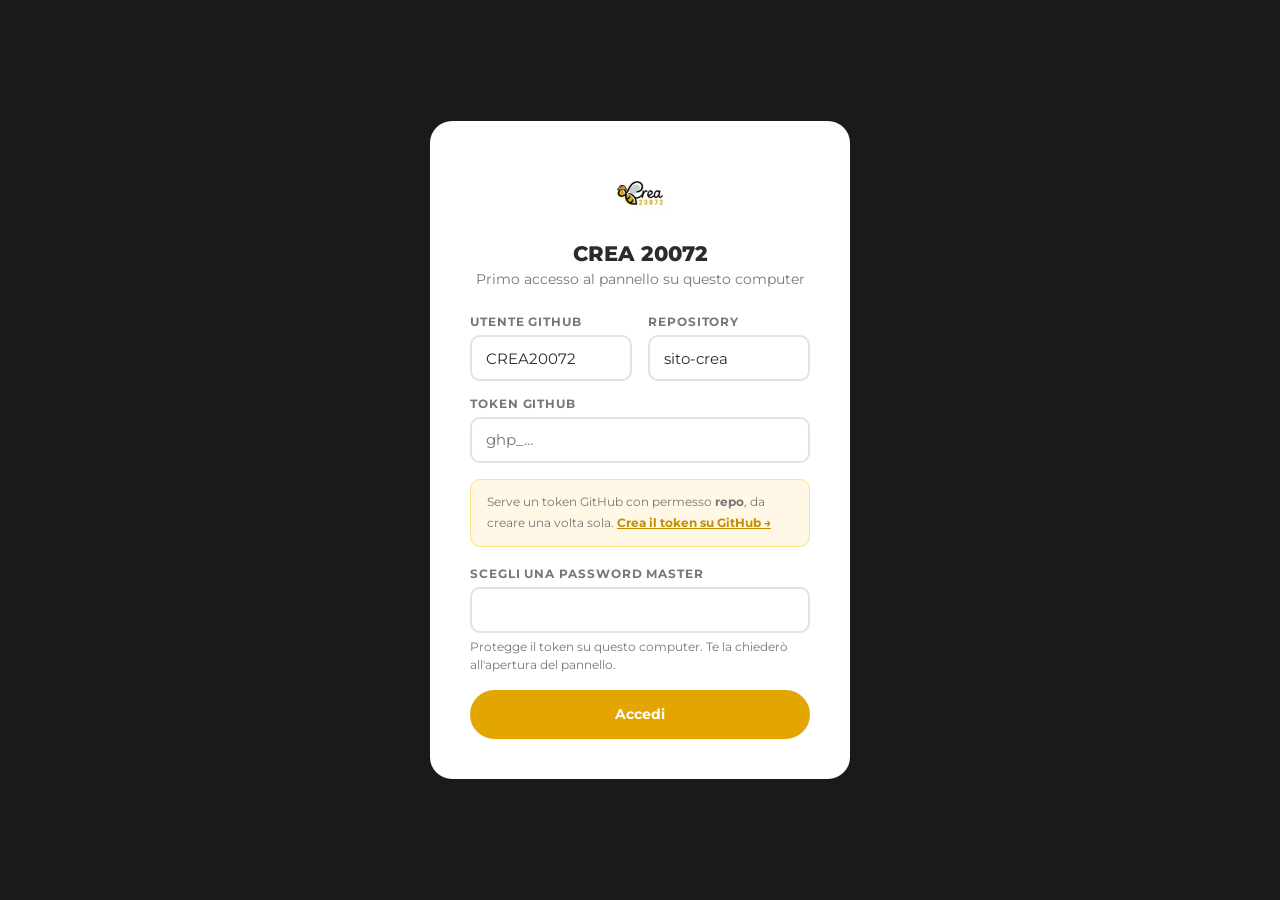
<file: admin-crea.html>
<!DOCTYPE html>
<html lang="it">
<head>
<meta charset="UTF-8">
<meta name="viewport" content="width=device-width, initial-scale=1.0">
<meta name="robots" content="noindex, nofollow">
<title>Admin — CREA 20072</title>
<link rel="icon" type="image/webp" href="logo-96.webp">
<link href="https://fonts.googleapis.com/css2?family=Montserrat:wght@400;600;700;800&display=swap" rel="stylesheet">
<style>
  :root {
    --honey:#E3A500; --honey-dark:#C28D00; --honey-soft:#FFF8E6; --honey-line:#FFE082;
    --black:#1a1a1a; --gray:#f4f4f4; --gray-mid:#e2e2e2; --text:#2b2b2b; --muted:#777;
    --danger:#d64545; --danger-soft:#fdecec; --ok:#1f8a4c; --ok-soft:#eaf7ef; --radius:12px;
  }
  * { box-sizing:border-box; margin:0; padding:0; }
  body { font-family:'Montserrat',sans-serif; background:#f2f2f0; color:var(--text); font-size:15px; }
  button, input, select, textarea { font-family:inherit; font-size:inherit; color:inherit; }
  [hidden] { display:none !important; }

  /* ── ACCESSO ── */
  .gate { min-height:100vh; display:flex; align-items:center; justify-content:center; background:var(--black); padding:1rem; }
  .gate-box { background:white; border-radius:22px; padding:2.5rem; width:100%; max-width:420px; }
  .gate-box img { width:64px; height:64px; display:block; margin:0 auto 1rem; }
  .gate-box h1 { font-size:1.3rem; font-weight:800; text-align:center; text-transform:uppercase; }
  .gate-box > p { color:var(--muted); font-size:.85rem; text-align:center; margin:.3rem 0 1.75rem; }
  .gate-box .hint { font-size:.75rem; color:var(--muted); background:var(--honey-soft); border:1px solid var(--honey-line); border-radius:10px; padding:.8rem 1rem; margin:.25rem 0 1.25rem; line-height:1.7; }
  .gate-box .hint a { color:var(--honey-dark); font-weight:700; }
  .linkbtn { background:none; border:none; color:var(--muted); font-size:.8rem; cursor:pointer; text-decoration:underline; display:block; margin:1rem auto 0; }

  /* ── CAMPI ── */
  .field { margin-bottom:1rem; }
  .field > label, .lbl { display:block; font-size:.72rem; font-weight:700; text-transform:uppercase; letter-spacing:.08em; color:var(--muted); margin-bottom:.4rem; }
  .field input, .field textarea, .field select { width:100%; padding:.7rem .9rem; border:2px solid var(--gray-mid); border-radius:10px; background:white; transition:border-color .15s; }
  .field input:focus, .field textarea:focus, .field select:focus { outline:none; border-color:var(--honey); }
  .field.invalid input { border-color:var(--danger); background:var(--danger-soft); }
  .field .help { font-size:.75rem; color:var(--muted); margin-top:.3rem; line-height:1.5; }
  .row { display:grid; gap:1rem; grid-template-columns:repeat(var(--cols,2), minmax(0,1fr)); }

  /* ── BOTTONI ── */
  .btn { display:inline-flex; align-items:center; gap:.45rem; padding:.6rem 1.1rem; border-radius:999px; border:2px solid var(--gray-mid); background:white; font-weight:700; font-size:.82rem; cursor:pointer; transition:all .15s; white-space:nowrap; text-decoration:none; color:var(--text); }
  .btn:hover { border-color:var(--honey); color:var(--honey-dark); }
  .btn-primary { background:var(--honey); border-color:var(--honey); color:white; }
  .btn-primary:hover { background:var(--honey-dark); border-color:var(--honey-dark); color:white; }
  .btn-primary[disabled] { background:#d9d9d9; border-color:#d9d9d9; cursor:default; }
  .btn-danger { color:var(--danger); }
  .btn-danger:hover { border-color:var(--danger); background:var(--danger-soft); color:var(--danger); }
  .btn-block { width:100%; justify-content:center; padding:.85rem; font-size:.9rem; }
  .btn-sm { padding:.35rem .75rem; font-size:.75rem; }

  /* ── LAYOUT APP ── */
  .topbar { position:sticky; top:0; z-index:50; background:var(--black); color:white; display:flex; align-items:center; gap:1rem; padding:.75rem 1.5rem; }
  .topbar .brand { display:flex; align-items:center; gap:.6rem; font-weight:800; text-transform:uppercase; letter-spacing:.06em; font-size:.9rem; margin-right:auto; }
  .topbar .brand img { width:30px; height:30px; border-radius:6px; background:white; }
  #save-status { font-size:.8rem; color:rgba(255,255,255,.65); }
  #save-status.dirty { color:var(--honey); font-weight:700; }
  .topbar .btn:not(.btn-primary) { background:transparent; color:rgba(255,255,255,.8); border-color:rgba(255,255,255,.25); }
  .topbar .btn:not(.btn-primary):hover { color:white; border-color:white; }
  .layout { display:grid; grid-template-columns:210px minmax(0,1fr); gap:1.75rem; max-width:1180px; margin:0 auto; padding:1.75rem 1.5rem 4rem; }
  .sidenav { position:sticky; top:84px; align-self:start; display:flex; flex-direction:column; gap:.3rem; }
  .sidenav button { display:flex; align-items:center; gap:.65rem; padding:.75rem 1rem; border:none; background:transparent; border-radius:10px; font-weight:700; font-size:.88rem; color:var(--muted); cursor:pointer; text-align:left; }
  .sidenav button:hover { background:white; color:var(--text); }
  .sidenav button.active { background:white; color:var(--text); box-shadow:inset 3px 0 0 var(--honey); }
  .sidenav .dot { margin-left:auto; width:8px; height:8px; border-radius:50%; background:var(--honey); visibility:hidden; }
  .sidenav button.dirty .dot { visibility:visible; }
  .card { background:white; border-radius:var(--radius); box-shadow:0 1px 3px rgba(0,0,0,.06); padding:1.5rem 1.75rem; margin-bottom:1.25rem; }
  .card > h2 { font-size:1.05rem; font-weight:800; margin-bottom:.25rem; }
  .card > .sub { font-size:.82rem; color:var(--muted); margin-bottom:1.25rem; }
  .card h3 { font-size:.8rem; font-weight:800; text-transform:uppercase; letter-spacing:.08em; color:var(--muted); margin:1.5rem 0 .9rem; padding-top:1.25rem; border-top:1px solid var(--gray); }
  .card h3:first-of-type { border-top:none; padding-top:0; margin-top:.25rem; }
  .page-head { display:flex; align-items:center; justify-content:space-between; gap:1rem; margin-bottom:1rem; }
  .page-head h1 { font-size:1.35rem; font-weight:800; }
  .anchors { display:flex; flex-wrap:wrap; gap:.4rem; margin-bottom:1.25rem; }
  .anchors a { font-size:.78rem; font-weight:700; padding:.35rem .8rem; border-radius:999px; background:white; color:var(--muted); text-decoration:none; }
  .anchors a:hover { color:var(--honey-dark); }

  /* ── LISTA EVENTI ── */
  .ev-group-title { font-size:.75rem; font-weight:800; text-transform:uppercase; letter-spacing:.08em; color:var(--muted); margin:1.5rem 0 .6rem; }
  .ev-list { background:white; border-radius:var(--radius); box-shadow:0 1px 3px rgba(0,0,0,.06); overflow:hidden; }
  .ev-row { display:flex; align-items:center; gap:1rem; padding:.8rem 1.1rem; border-bottom:1px solid var(--gray); cursor:pointer; width:100%; background:white; border-left:none; border-right:none; border-top:none; text-align:left; }
  .ev-row:last-child { border-bottom:none; }
  .ev-row:hover { background:var(--honey-soft); }
  .ev-thumb { width:52px; height:52px; border-radius:8px; object-fit:cover; background:var(--gray); flex-shrink:0; display:flex; align-items:center; justify-content:center; color:#bbb; font-size:1.2rem; }
  .ev-main { flex:1; min-width:0; }
  .ev-title { font-weight:700; white-space:nowrap; overflow:hidden; text-overflow:ellipsis; }
  .ev-meta { font-size:.8rem; color:var(--muted); margin-top:.15rem; }
  .badge { font-size:.7rem; font-weight:700; padding:.25rem .6rem; border-radius:999px; white-space:nowrap; }
  .badge-live { background:var(--ok-soft); color:var(--ok); }
  .badge-queue { background:var(--gray); color:var(--muted); }
  .badge-warn { background:var(--honey-soft); color:#8a6100; }
  .badge-err { background:var(--danger-soft); color:var(--danger); }
  .empty { padding:1.5rem; text-align:center; color:var(--muted); font-size:.88rem; }

  /* ── EDITOR EVENTO ── */
  .preview-line { font-size:.82rem; color:var(--muted); background:var(--gray); border-radius:8px; padding:.6rem .9rem; margin:-.25rem 0 1rem; line-height:1.6; }
  .preview-line strong { color:var(--text); }
  details.more { margin-top:1.25rem; border-top:1px solid var(--gray); padding-top:1rem; }
  details.more summary { cursor:pointer; font-weight:700; font-size:.85rem; color:var(--muted); list-style:none; }
  details.more summary::before { content:'▸ '; }
  details.more[open] summary::before { content:'▾ '; }
  details.more[open] summary { margin-bottom:1rem; }

  /* ── EDITOR TESTO RICCO ── */
  .rich-editor { border:2px solid var(--gray-mid); border-radius:10px; overflow:hidden; background:white; }
  .rich-editor:focus-within { border-color:var(--honey); }
  .rich-toolbar { background:var(--gray); padding:.35rem .6rem; display:flex; gap:.3rem; align-items:center; flex-wrap:wrap; border-bottom:1px solid var(--gray-mid); }
  .tb-btn { background:white; border:1px solid var(--gray-mid); border-radius:6px; padding:.15rem .5rem; cursor:pointer; font-size:.8rem; min-width:28px; }
  .tb-btn:hover { background:var(--honey); color:white; border-color:var(--honey); }
  .tb-sep { width:1px; height:16px; background:var(--gray-mid); margin:0 .15rem; }
  .tb-dot { width:18px; height:18px; border-radius:50%; border:2px solid rgba(0,0,0,.15); cursor:pointer; }
  .tb-dot:hover { transform:scale(1.25); }
  .rich-content { padding:.75rem .9rem; min-height:90px; outline:none; line-height:1.7; }
  .rich-content:empty::before { content:attr(data-placeholder); color:#bbb; }

  /* ── MEDIA ── */
  .media-wrap { display:grid; grid-template-columns:150px minmax(0,1fr); gap:1.25rem; }
  .cover-slot { border:2px solid var(--honey-line); border-radius:10px; background:var(--honey-soft); padding:.6rem; text-align:center; font-size:.75rem; color:#8a6100; }
  .cover-slot img { width:100%; aspect-ratio:3/4; object-fit:cover; border-radius:6px; display:block; margin-bottom:.5rem; background:white; }
  .cover-slot .none { aspect-ratio:3/4; display:flex; align-items:center; justify-content:center; border-radius:6px; background:white; margin-bottom:.5rem; padding:.5rem; }
  .cover-slot select { width:100%; margin-top:.4rem; padding:.3rem; border:1px solid var(--honey-line); border-radius:6px; font-size:.72rem; background:white; }
  .thumbs { display:grid; grid-template-columns:repeat(auto-fill,minmax(96px,1fr)); gap:.5rem; margin-bottom:.75rem; }
  .thumb { position:relative; aspect-ratio:1; border-radius:8px; overflow:hidden; background:var(--gray); }
  .thumb img { width:100%; height:100%; object-fit:cover; display:block; }
  .thumb .vid { position:absolute; top:.3rem; left:.3rem; background:rgba(0,0,0,.65); color:white; font-size:.62rem; font-weight:700; padding:.1rem .35rem; border-radius:4px; }
  .thumb .acts { position:absolute; inset:auto 0 0 0; display:flex; justify-content:center; gap:.2rem; padding:.3rem; background:rgba(0,0,0,.6); opacity:0; transition:opacity .15s; }
  .thumb:hover .acts, .thumb:focus-within .acts { opacity:1; }
  .thumb .acts button { background:rgba(255,255,255,.2); color:white; border:none; border-radius:4px; padding:.15rem .4rem; cursor:pointer; font-size:.72rem; }
  .thumb .acts button:hover { background:rgba(255,255,255,.4); }
  .drop { position:relative; border:2px dashed var(--gray-mid); border-radius:10px; padding:1.1rem; text-align:center; color:var(--muted); font-size:.82rem; cursor:pointer; transition:all .15s; }
  .drop:hover, .drop.over { border-color:var(--honey); background:var(--honey-soft); color:var(--honey-dark); }
  .drop input[type=file] { position:absolute; inset:0; opacity:0; cursor:pointer; }
  .drop strong { display:block; color:var(--text); margin-bottom:.15rem; }

  /* ── TESTI DEL SITO ── */
  .hero-preview { position:relative; border-radius:10px; overflow:hidden; background:#111 center/cover; height:140px; display:flex; align-items:center; justify-content:center; text-align:center; color:white; padding:1rem; }
  .hero-preview .ov { position:absolute; inset:0; background:#000; }
  .hero-preview span { position:relative; font-weight:800; text-transform:uppercase; font-size:.85rem; max-width:300px; }
  .seg { display:flex; gap:.5rem; }
  .seg button { flex:1; padding:.55rem; border:2px solid var(--gray-mid); background:white; border-radius:8px; font-weight:700; font-size:.8rem; cursor:pointer; }
  .seg button.on { border-color:var(--honey); background:var(--honey-soft); }
  .dec-item { border:1px solid var(--gray-mid); border-radius:10px; margin-bottom:.5rem; }
  .dec-item summary { padding:.7rem 1rem; cursor:pointer; font-weight:700; font-size:.88rem; display:flex; gap:.6rem; align-items:center; }
  .dec-item summary .n { font-size:.7rem; color:var(--honey-dark); background:var(--honey-soft); border-radius:5px; padding:.1rem .45rem; }
  .dec-item[open] summary { border-bottom:1px solid var(--gray); }
  .dec-item .body { padding:1rem; }

  /* ── IMPOSTAZIONI ── */
  .status-pill { display:inline-block; font-size:.78rem; font-weight:700; padding:.45rem .8rem; border-radius:8px; margin-bottom:1rem; }
  .danger-zone { border:2px solid var(--danger-soft); }

  /* ── TOAST ── */
  #toast { cursor:pointer; position:fixed; bottom:1.5rem; right:1.5rem; max-width:380px; background:var(--black); color:white; padding:.9rem 1.2rem; border-radius:12px; font-size:.85rem; font-weight:600; box-shadow:0 8px 30px rgba(0,0,0,.3); z-index:999; transform:translateY(120px); opacity:0; transition:all .3s; border-left:4px solid var(--honey); line-height:1.5; }
  #toast.show { transform:none; opacity:1; }
  #toast.success { border-left-color:var(--ok); }
  #toast.error { border-left-color:var(--danger); }
  #toast a { color:var(--honey); }

  @media (max-width:820px) {
    .layout { grid-template-columns:1fr; padding:1rem; }
    .sidenav { position:static; flex-direction:row; overflow-x:auto; }
    .row { grid-template-columns:1fr; }
    .media-wrap { grid-template-columns:1fr; }
    #save-status, .topbar .brand span { display:none; }
  }
</style>
</head>
<body>

<!-- ═══ PRIMO ACCESSO ═══ -->
<div id="login-screen" class="gate" hidden>
  <form class="gate-box" onsubmit="event.preventDefault();doLogin()">
    <img src="logo-96.webp" alt="">
    <h1>CREA 20072</h1>
    <p>Primo accesso al pannello su questo computer</p>
    <div class="row">
      <div class="field"><label for="inp-owner">Utente GitHub</label><input id="inp-owner" value="CREA20072" autocomplete="off"></div>
      <div class="field"><label for="inp-repo">Repository</label><input id="inp-repo" value="sito-crea" autocomplete="off"></div>
    </div>
    <div class="field"><label for="inp-token">Token GitHub</label><input id="inp-token" type="password" placeholder="ghp_…" autocomplete="off"></div>
    <div class="hint">
      Serve un token GitHub con permesso <strong>repo</strong>, da creare una volta sola.
      <a href="https://github.com/settings/tokens/new?scopes=repo&description=CREA20072+Admin" target="_blank" rel="noopener">Crea il token su GitHub →</a>
    </div>
    <div class="field"><label for="inp-master">Scegli una password master</label><input id="inp-master" type="password" autocomplete="new-password"><div class="help">Protegge il token su questo computer. Te la chiederò all'apertura del pannello.</div></div>
    <button class="btn btn-primary btn-block">Accedi</button>
  </form>
</div>

<!-- ═══ SBLOCCO ═══ -->
<div id="unlock-screen" class="gate" hidden>
  <form class="gate-box" onsubmit="event.preventDefault();doUnlock()">
    <img src="logo-96.webp" alt="">
    <h1>CREA 20072</h1>
    <p>Inserisci la password master per sbloccare il pannello</p>
    <div class="field"><label for="inp-unlock">Password master</label><input id="inp-unlock" type="password" autocomplete="current-password"></div>
    <button class="btn btn-primary btn-block">Sblocca</button>
    <button type="button" class="linkbtn" onclick="doDisconnect()">Non ricordo la password: disconnetti questo computer</button>
  </form>
</div>

<!-- ═══ APP ═══ -->
<div id="app" hidden>
  <header class="topbar">
    <div class="brand"><img src="logo-96.webp" alt=""><span>CREA 20072 · Admin</span></div>
    <span id="save-status">Tutto salvato</span>
    <button id="save-btn" class="btn btn-primary" onclick="saveAll()" disabled>Salva e pubblica</button>
    <a class="btn" id="site-link" href="https://crea20072.it/" target="_blank" rel="noopener">Apri il sito ↗</a>
    <button class="btn" onclick="doLock()" title="Blocca il pannello (resti connesso)">🔒 Blocca</button>
  </header>

  <div class="layout">
    <nav class="sidenav" aria-label="Sezioni">
      <button id="nav-eventi" class="active" onclick="showArea('eventi')">📅 Eventi<span class="dot"></span></button>
      <button id="nav-testi" onclick="showArea('testi')">📝 Testi del sito<span class="dot"></span></button>
      <button id="nav-impostazioni" onclick="showArea('impostazioni')">⚙️ Impostazioni<span class="dot"></span></button>
    </nav>

    <main>
      <!-- ═══ EVENTI ═══ -->
      <section id="area-eventi" data-area="eventi">
        <div id="ev-list-view">
          <div class="page-head"><h1>Eventi</h1><button class="btn btn-primary" onclick="newEvent()">＋ Nuovo evento</button></div>
          <p style="font-size:.85rem;color:var(--muted)">Il sito mette in evidenza da solo il primo evento in programma e sposta in archivio quelli passati, il giorno dopo la data.</p>
          <div id="ev-groups"></div>
        </div>

        <div id="ev-editor" hidden>
          <div class="page-head">
            <button class="btn" onclick="closeEditor()">← Tutti gli eventi</button>
            <button class="btn btn-danger" onclick="deleteEvent()">🗑 Elimina evento</button>
          </div>
          <div class="card">
            <h3>Informazioni</h3>
            <div class="row" style="--cols:4">
              <div class="field" style="grid-column:span 2"><label for="e-t">Titolo *</label><input id="e-t" data-k="t" placeholder="Halloween Party"></div>
              <div class="field"><label for="e-date">Data *</label><input id="e-date" data-k="date" type="date"></div>
              <div class="field"><label for="e-time">Ora</label><input id="e-time" data-k="time" type="time"></div>
            </div>
            <div class="preview-line" id="e-preview"></div>
            <div class="row" style="--cols:3">
              <div class="field"><label for="e-place">Luogo</label><input id="e-place" data-k="place" placeholder="Piazza della Chiesa"></div>
              <div class="field"><label for="e-prices">Contributo</label><input id="e-prices" data-k="prices" placeholder="10€ – spettacolo + merenda"></div>
              <div class="field"><label for="e-tag">Categoria</label>
                <select id="e-tag" data-k="tag"><option value="famiglie">Famiglie</option><option value="tradizioni">Tradizioni</option><option value="spettacoli">Spettacoli</option></select></div>
            </div>
            <h3>Testi</h3>
            <div class="field"><label for="e-desc">Descrizione breve</label><input id="e-desc" data-k="desc" placeholder="Una frase per la card in archivio"><div class="help">Appare sotto il titolo nella card dell'archivio (max 2 righe).</div></div>
            <div class="field"><span class="lbl">Descrizione completa</span><div id="e-fulldesc-wrap"></div></div>
            <h3>Locandina, foto e video</h3>
            <div id="e-media"></div>
            <details class="more">
              <summary>Altro: sottotitolo, WhatsApp, nota, etichetta</summary>
              <div class="row">
                <div class="field"><label for="e-sub">Sottotitolo / artista</label><input id="e-sub" data-k="sub" placeholder="Mago Daniel"></div>
                <div class="field"><label for="e-wa">Link WhatsApp prenotazioni</label><input id="e-wa" data-k="wa" placeholder="https://wa.me/39…"></div>
              </div>
              <div class="row">
                <div class="field"><label for="e-n">Nota</label><input id="e-n" data-k="n" placeholder="Sold Out! · 150+ partecipanti"><div class="help">Badge nella scheda dell'evento passato.</div></div>
                <div class="field"><label for="e-d">Etichetta mese</label><input id="e-d" data-k="d" placeholder="automatica"><div class="help">Lascia vuoto per usare quella calcolata dalla data.</div></div>
              </div>
            </details>
          </div>
        </div>
      </section>

      <!-- ═══ TESTI DEL SITO ═══ -->
      <section id="area-testi" data-area="testi" hidden>
        <div class="page-head"><h1>Testi del sito</h1></div>
        <nav class="anchors"><a href="#t-home">Copertina</a><a href="#t-community">Community</a><a href="#t-about">Chi siamo</a><a href="#t-decalogo">Decalogo</a><a href="#t-contatti">Contatti</a></nav>

        <div class="card" id="t-home">
          <h2>Copertina</h2><p class="sub">La prima schermata del sito</p>
          <div class="field"><label for="hero-title">Titolo</label><input id="hero-title" oninput="updateHeroPreview()"><div class="help">"Lo organizziamo." viene colorato in giallo automaticamente.</div></div>
          <div class="field"><span class="lbl">Sottotitolo</span><div id="hero-subtitle-wrap"></div></div>
          <div class="field"><label for="hero-cta">Testo del bottone</label><input id="hero-cta"><div class="help">Visibile solo quando c'è un evento in programma.</div></div>
          <h3>Sfondo</h3>
          <div class="row">
            <div>
              <div class="hero-preview" id="hero-preview"><div class="ov" id="hero-preview-ov"></div><span id="hero-preview-t"></span></div>
              <div class="field" style="margin-top:.75rem"><label for="hero-overlay">Scurimento: <span id="hero-overlay-out">65</span>%</label><input type="range" id="hero-overlay" min="0" max="100" step="5" oninput="updateHeroPreview()" style="padding:0;border:none;accent-color:var(--honey)"></div>
            </div>
            <div>
              <div class="drop" style="margin-bottom:1rem"><input type="file" accept="image/*" onchange="uploadHeroBg(this.files);this.value=''"><strong>Cambia immagine di sfondo</strong>Ideale 1920×1080, orizzontale</div>
              <span class="lbl">Altezza</span>
              <div class="seg" id="hero-height"><button type="button" data-v="bassa">Bassa</button><button type="button" data-v="media">Media</button><button type="button" data-v="alta">Alta</button></div>
            </div>
          </div>
          <input id="hero-bg" type="hidden">
        </div>

        <div class="card" id="t-community">
          <h2>Community</h2><p class="sub">Il numero grande nella sezione scura e il banner social (solo su telefono)</p>
          <div class="row">
            <div class="field"><label for="comm-count">Numero</label><input id="comm-count" placeholder="250+"></div>
            <div class="field"><label for="comm-caption">Testo sotto il numero</label><input id="comm-caption"><div class="help">Per andare a capo scrivi &lt;br&gt;</div></div>
          </div>
          <div class="row">
            <div class="field"><label for="comm-btitle">Titolo banner</label><input id="comm-btitle"></div>
            <div class="field"><label for="comm-btext">Testo banner</label><input id="comm-btext"></div>
          </div>
        </div>

        <div class="card" id="t-about">
          <h2>Chi siamo</h2><p class="sub">Presentazione dell'associazione e i tre pilastri</p>
          <div class="field"><label for="about-title">Titolo</label><input id="about-title"></div>
          <div class="field"><span class="lbl">Testo</span><div id="about-text-wrap"></div></div>
          <div class="field"><label for="about-tagline">Frase finale</label><input id="about-tagline"></div>
          <h3>Pilastri</h3>
          <div id="pillars"></div>
          <p class="help" style="font-size:.75rem;color:var(--muted)">Icone: nomi da <a href="https://lucide.dev/icons/" target="_blank" rel="noopener">lucide.dev</a> (es. users, heart, sparkles).</p>
        </div>

        <div class="card" id="t-decalogo">
          <h2>Decalogo</h2><p class="sub">Titolo, sottotitolo e le 10 voci</p>
          <div class="row">
            <div class="field"><label for="dec-title">Titolo</label><input id="dec-title"></div>
            <div class="field"><label for="dec-subtitle">Sottotitolo</label><input id="dec-subtitle"></div>
          </div>
          <div id="decalogo"></div>
        </div>

        <div class="card" id="t-contatti">
          <h2>Contatti</h2><p class="sub">Email, social e frase di fondo pagina</p>
          <div class="field"><label for="footer-email">Email</label><input id="footer-email" type="email"></div>
          <div class="row">
            <div class="field"><label for="social-fb">Facebook</label><input id="social-fb" placeholder="https://www.facebook.com/…"></div>
            <div class="field"><label for="social-ig">Instagram</label><input id="social-ig" placeholder="https://www.instagram.com/…"></div>
          </div>
          <div class="field"><span class="lbl">Frase di fondo pagina</span><div id="footer-quote-wrap"></div></div>
        </div>
      </section>

      <!-- ═══ IMPOSTAZIONI ═══ -->
      <section id="area-impostazioni" data-area="impostazioni" hidden>
        <div class="page-head"><h1>Impostazioni</h1></div>
        <div class="card">
          <h2>Modulo contatti</h2><p class="sub">Dove arrivano i messaggi scritti dal sito</p>
          <div class="field"><label for="formspree">Indirizzo Formspree</label><input id="formspree" placeholder="https://formspree.io/f/…"><div class="help">Se vuoto, il modulo apre il programma di posta del visitatore.</div></div>
        </div>
        <div class="card" data-nodirty>
          <h2>Cloudinary</h2><p class="sub">Dove vengono caricati foto e video. Salvato cifrato su questo computer, non nel sito.</p>
          <div id="cld-status" class="status-pill"></div>
          <div class="row">
            <div class="field"><label for="cld-cloud">Cloud name</label><input id="cld-cloud" autocomplete="off"></div>
            <div class="field"><label for="cld-preset">Upload preset (unsigned)</label><input id="cld-preset" autocomplete="off"></div>
          </div>
          <div class="row">
            <div class="field"><label for="cld-master">Password master (per confermare)</label><input id="cld-master" type="password" autocomplete="current-password"></div>
            <div class="field" style="align-self:end"><button class="btn" onclick="saveCloudinary()">Salva configurazione Cloudinary</button></div>
          </div>
        </div>
        <div class="card" id="token-card" data-nodirty>
          <h2>Token GitHub</h2><p class="sub">Connesso a <strong id="repo-label">—</strong>. Sostituisci il token se è scaduto o se il salvataggio non funziona: bozza e modifiche restano.</p>
          <div class="row">
            <div class="field"><label for="new-token">Nuovo token</label><input id="new-token" type="password" placeholder="ghp_…" autocomplete="off">
              <div class="help"><a href="https://github.com/settings/tokens/new?scopes=repo&description=CREA20072+Admin" target="_blank" rel="noopener">Crea un token con permesso «repo» →</a></div></div>
            <div class="field"><label for="new-token-master">Password master</label><input id="new-token-master" type="password" autocomplete="current-password"></div>
          </div>
          <button class="btn" onclick="replaceToken()">Verifica e sostituisci token</button>
          <button class="btn" onclick="checkTokenNow()">Controlla il token attuale</button>
        </div>
        <div class="card danger-zone">
          <h2>Account</h2>
          <p style="font-size:.85rem;margin-bottom:1rem;line-height:1.6"><strong>Blocca</strong> chiude il pannello: riapri con la password master.<br><strong>Disconnetti</strong> cancella token e Cloudinary da questo computer: per rientrare servirà di nuovo il token GitHub. Le modifiche non salvate restano come bozza.</p>
          <button class="btn btn-danger" onclick="doDisconnect()">Disconnetti questo computer</button>
        </div>
      </section>
    </main>
  </div>
</div>

<div id="toast" role="status" aria-live="polite"></div>

<script>
'use strict';
/* ═══════════════════════════════════════════════════════════════════════════
   CREA 20072 — pannello admin
   Dati: data/content.json nel repository GitHub (letto/scritto via API).
   Media: Cloudinary (se configurato) altrimenti file nel repository.
   ═══════════════════════════════════════════════════════════════════════════ */

const SITE_URL = location.protocol.startsWith('http') ? location.origin + '/' : 'https://crea20072.it/';
// DEVE coincidere con la trasformazione video usata da cld() in index.html
const VIDEO_T  = 'f_mp4,vc_h264,ac_aac,q_auto,w_1280,h_1280,c_limit';
const AREAS    = ['eventi', 'testi', 'impostazioni'];
const TAGS     = { famiglie: 'Famiglie', tradizioni: 'Tradizioni', spettacoli: 'Spettacoli' };
const EVENT_DEFAULTS = { date:'', time:'', tag:'famiglie', t:'', sub:'', place:'', prices:'', wa:'', n:'', desc:'', fullDesc:'', img:'', gallery:[] };
const EVENT_KEYS = ['id','date','time','tag','t','sub','place','prices','wa','n','desc','fullDesc','img','imgPos','gallery','d'];

let OWNER = '', REPO = '', TOKEN = '', SHA = '', DATA = null;
let CLD = { cloud: '', preset: '' };
const DIRTY = new Set();
let _current = null, _draftTimer = null, _toastTimer = null, _heroH = 'alta';

/* ─── UTILITÀ ──────────────────────────────────────────────────────────────── */
const $ = id => document.getElementById(id);
const val = (id, v) => { const el = $(id); if (el) el.value = v ?? ''; };
const get = id => ($(id)?.value || '').trim();
const esc = s => String(s ?? '').replace(/&/g,'&amp;').replace(/</g,'&lt;').replace(/>/g,'&gt;').replace(/"/g,'&quot;');
const useCloudinary = () => !!(CLD.cloud && CLD.preset);

function toast(html, type = '', ms = 4500) {
  const t = $('toast');
  t.innerHTML = html;               // i testi variabili vanno passati già con esc()
  t.className = 'show ' + type;
  clearTimeout(_toastTimer);
  if (ms) _toastTimer = setTimeout(() => { t.className = ''; }, ms);
}

/* ─── DATE ─────────────────────────────────────────────────────────────────── */
const MESI   = ['gennaio','febbraio','marzo','aprile','maggio','giugno','luglio','agosto','settembre','ottobre','novembre','dicembre'];
const GIORNI = ['domenica','lunedì','martedì','mercoledì','giovedì','venerdì','sabato'];
const cap = s => s.charAt(0).toUpperCase() + s.slice(1);
const todayRome = () => new Intl.DateTimeFormat('en-CA', { timeZone: 'Europe/Rome' }).format(new Date());
function parseISO(iso) { const [y, m, d] = (iso || '').split('-').map(Number); return { y, m, d, wd: new Date(Date.UTC(y, m - 1, d)).getUTCDay() }; }
const autoLabel = e => { const p = parseISO(e.date); return `${cap(MESI[p.m - 1])} ${p.y}`; };
const monthLabel = e => (e.d || '').trim() || (e.date ? autoLabel(e) : '');
const fullDate = e => { const p = parseISO(e.date); return `${cap(GIORNI[p.wd])} ${p.d} ${MESI[p.m - 1]} ${p.y}${e.time ? ' – ore ' + e.time : ''}`; };
const shortDate = iso => { const p = parseISO(iso); return `${GIORNI[p.wd].slice(0, 3)} ${p.d} ${MESI[p.m - 1].slice(0, 3)} ${p.y}`; };
const sortKey = e => e.date + (e.time || '');

/* ─── MEDIA: URL ───────────────────────────────────────────────────────────── */
const isVideoUrl = u => typeof u === 'string' && (/\/video\/upload\//.test(u) || /\.(mp4|mov|webm)(\?|#|$)/i.test(u));
function rawUrl(f) {
  if (!f) return '';
  return f.startsWith('http') ? f : `https://raw.githubusercontent.com/${OWNER}/${REPO}/main/${encodeURIComponent(f)}`;
}
/* Miniatura leggera: video → fotogramma jpg; immagini Cloudinary → larghezza w */
function mediaThumb(u, w = 220) {
  if (!u) return '';
  if (u.includes('res.cloudinary.com') && u.includes('/upload/')) {
    if (isVideoUrl(u)) return u.replace('/upload/', `/upload/so_0,f_auto,q_auto,w_${w}/`).replace(/\.(mp4|mov|webm)(\?.*)?$/i, '.jpg');
    return u.replace('/upload/', `/upload/f_auto,q_auto,w_${w}/`);
  }
  return rawUrl(u);
}

/* ─── CIFRATURA (AES-GCM + PBKDF2) ─────────────────────────────────────────── */
async function deriveKey(password, salt) {
  const km = await crypto.subtle.importKey('raw', new TextEncoder().encode(password), 'PBKDF2', false, ['deriveKey']);
  return crypto.subtle.deriveKey({ name: 'PBKDF2', salt, iterations: 100000, hash: 'SHA-256' }, km, { name: 'AES-GCM', length: 256 }, false, ['encrypt', 'decrypt']);
}
async function encryptStr(text, password) {
  const salt = crypto.getRandomValues(new Uint8Array(16)), iv = crypto.getRandomValues(new Uint8Array(12));
  const enc = new Uint8Array(await crypto.subtle.encrypt({ name: 'AES-GCM', iv }, await deriveKey(password, salt), new TextEncoder().encode(text)));
  const all = new Uint8Array(28 + enc.length); all.set(salt, 0); all.set(iv, 16); all.set(enc, 28);
  return btoa(String.fromCharCode(...all));
}
async function decryptStr(b64, password) {
  const all = Uint8Array.from(atob(b64), c => c.charCodeAt(0));
  const dec = await crypto.subtle.decrypt({ name: 'AES-GCM', iv: all.slice(16, 28) }, await deriveKey(password, all.slice(0, 16)), all.slice(28));
  return new TextDecoder().decode(dec);
}

/* ─── ACCESSO ──────────────────────────────────────────────────────────────────
   localStorage  crea_owner, crea_repo, crea_vault (token + Cloudinary cifrati con la password master)
   sessionStorage crea_session (token in chiaro, solo per questa scheda: le ricariche non chiedono la password)
   I vecchi crea_token_enc / crea_cloudinary_* vengono migrati nel vault al primo sblocco. */
const LEGACY_KEYS = ['crea_token_enc', 'crea_cloudinary_cloud', 'crea_cloudinary_preset'];

function show(which) {
  $('login-screen').hidden  = which !== 'login';
  $('unlock-screen').hidden = which !== 'unlock';
  $('app').hidden           = which !== 'app';
  if (which === 'unlock') setTimeout(() => $('inp-unlock').focus(), 50);
}
async function saveVault(master) {
  localStorage.setItem('crea_vault', await encryptStr(JSON.stringify({ token: TOKEN, cloud: CLD.cloud, preset: CLD.preset }), master));
}
const startSession = () => sessionStorage.setItem('crea_session', JSON.stringify({ token: TOKEN, ...CLD }));
const legacyCld = () => ({ cloud: localStorage.getItem('crea_cloudinary_cloud') || '', preset: localStorage.getItem('crea_cloudinary_preset') || '' });

async function doLogin() {
  OWNER = get('inp-owner'); REPO = get('inp-repo'); TOKEN = get('inp-token');
  const master = $('inp-master').value;
  if (!OWNER || !REPO || !TOKEN) return toast('Compila utente, repository e token.', 'error');
  if (master.length < 6)         return toast('La password master deve avere almeno 6 caratteri.', 'error');
  toast('Connessione a GitHub…', '', 0);
  if (!(await loadData())) return;
  CLD = legacyCld();
  localStorage.setItem('crea_owner', OWNER);
  localStorage.setItem('crea_repo', REPO);
  await saveVault(master);
  LEGACY_KEYS.forEach(k => localStorage.removeItem(k));
  startSession();
  startApp();
}

async function doUnlock() {
  const master = $('inp-unlock').value;
  if (!master) return toast('Inserisci la password master.', 'error');
  toast('Verifica…', '', 0);
  try {
    const vault = localStorage.getItem('crea_vault');
    if (vault) {
      const v = JSON.parse(await decryptStr(vault, master));
      TOKEN = v.token; CLD = { cloud: v.cloud || '', preset: v.preset || '' };
    } else {                                   // migrazione dal vecchio pannello
      TOKEN = await decryptStr(localStorage.getItem('crea_token_enc'), master);
      CLD = legacyCld();
      await saveVault(master);
      LEGACY_KEYS.forEach(k => localStorage.removeItem(k));
    }
  } catch (e) { TOKEN = ''; return toast('Password master errata.', 'error'); }
  $('inp-unlock').value = '';
  if (!(await loadData())) return;
  startSession();
  startApp();
}

function doLock() {
  if (DIRTY.size) saveDraftNow();             // al prossimo sblocco ti propongo di riprenderle
  DIRTY.clear();
  sessionStorage.removeItem('crea_session');
  location.reload();
}

function doDisconnect() {
  if (!confirm('Disconnettere questo computer?\n\nVengono cancellati token GitHub e configurazione Cloudinary: per rientrare servirà di nuovo il token. Le modifiche non salvate restano come bozza.')) return;
  if (DIRTY.size) saveDraftNow();
  ['crea_vault', 'crea_owner', 'crea_repo', ...LEGACY_KEYS].forEach(k => localStorage.removeItem(k));
  sessionStorage.removeItem('crea_session');
  DIRTY.clear();
  location.reload();
}

/* ─── GITHUB ───────────────────────────────────────────────────────────────── */
function gh(path, opts = {}) {
  const url = `https://api.github.com/repos/${OWNER}/${REPO}/contents/${path.split('/').map(encodeURIComponent).join('/')}`;
  return fetch(url, { ...opts, headers: { Authorization: `token ${TOKEN}`, Accept: 'application/vnd.github.v3+json', ...(opts.body ? { 'Content-Type': 'application/json' } : {}) } });
}
/* Chiede a GitHub chi è il token e cosa può fare. Restituisce { ok, msg }.
   Serve perché con un repository pubblico la LETTURA funziona anche con un token
   senza permessi di scrittura: il problema emerge solo al salvataggio, come "Not Found". */
async function diagnoseToken(token = TOKEN) {
  const headers = { Authorization: `token ${token}`, Accept: 'application/vnd.github.v3+json' };
  try {
    const u = await fetch('https://api.github.com/user', { headers });
    if (u.status === 401) return { ok: false, msg: 'il token non è più valido (scaduto o revocato su GitHub).' };
    if (!u.ok) return { ok: false, msg: `GitHub ha risposto con errore ${u.status} alla verifica del token.` };
    const login  = (await u.json()).login;
    const scopes = u.headers.get('x-oauth-scopes');          // null per i token "fine-grained"
    const r = await fetch(`https://api.github.com/repos/${OWNER}/${REPO}`, { headers });
    const push = r.ok ? (await r.json()).permissions?.push : undefined;
    if (scopes !== null && !/(^|,\s*)(repo|public_repo)(,|$)/.test(scopes))
      return { ok: false, msg: `il token dell'account «${esc(login)}» non ha il permesso di scrittura (permessi attuali: ${esc(scopes) || 'nessuno'}). Serve un token con «repo».` };
    if (push === false)
      return { ok: false, msg: `l'account «${esc(login)}» non ha il permesso di scrivere su ${esc(OWNER)}/${esc(REPO)}.` };
    if (scopes === null && push !== true)
      return { ok: false, msg: `il token (tipo «fine-grained») non sembra avere il permesso «Contents: Read and write» su ${esc(OWNER)}/${esc(REPO)}.` };
    return { ok: true, msg: `token valido: account «${esc(login)}», permessi ${esc(scopes ?? 'fine-grained')}.` };
  } catch (e) { return { ok: false, msg: 'non riesco a contattare GitHub: ' + esc(e.message) }; }
}
async function checkTokenNow() {
  toast('Controllo il token…', '', 0);
  const d = await diagnoseToken();
  toast((d.ok ? 'Tutto a posto: ' : 'Problema: ') + d.msg, d.ok ? 'success' : 'error', 12000);
}
async function replaceToken() {
  const token = get('new-token'), master = $('new-token-master').value;
  if (!token || !master) return toast('Inserisci il nuovo token e la password master.', 'error');
  try { await decryptStr(localStorage.getItem('crea_vault'), master); }
  catch (e) { return toast('Password master errata.', 'error'); }
  toast('Verifico il nuovo token…', '', 0);
  const d = await diagnoseToken(token);
  if (!d.ok) return toast('Token non sostituito: ' + d.msg, 'error', 12000);
  TOKEN = token;
  await saveVault(master);
  startSession();
  val('new-token', ''); val('new-token-master', '');
  toast(`Token sostituito (${d.msg}) ${DIRTY.size ? 'Ora premi «Salva e pubblica».' : ''}`, 'success', 9000);
}

const b64utf8 = str => btoa(Array.from(new TextEncoder().encode(str), b => String.fromCharCode(b)).join(''));
const unb64utf8 = b64 => new TextDecoder().decode(Uint8Array.from(atob(b64.replace(/\n/g, '')), c => c.charCodeAt(0)));

async function loadData() {
  try {
    const res = await gh('data/content.json');
    if (res.status === 401) { toast('Il token GitHub non è valido o è scaduto. Disconnetti questo computer e rientra con un token nuovo.', 'error', 12000); return false; }
    if (!res.ok)            { toast(`Non riesco a leggere i dati (errore ${res.status}). Controlla utente e repository.`, 'error', 8000); return false; }
    const file = await res.json();
    SHA = file.sha;
    DATA = normalizeData(JSON.parse(unb64utf8(file.content)));
    return true;
  } catch (e) { toast('Connessione a GitHub non riuscita: ' + esc(e.message), 'error', 8000); return false; }
}

/* Porta qualunque versione di content.json (anche bozze vecchie) al formato attuale */
function normalizeData(D) {
  if (!Array.isArray(D.events)) {
    D.events = (D.archive || []).map(a => { const e = { ...a }; if (e.d && e.date && e.d === autoLabel(e)) delete e.d; return e; });
    const fe = D.featuredEvent;
    if (fe && fe.title) {
      const id = Math.max(0, ...D.events.map(e => e.id)) + 1;
      D.events.push({ id, t: fe.title, sub: fe.sub, place: fe.place, prices: fe.prices, wa: fe.wa, img: fe.img, fullDesc: fe.desc, date: '' });
    }
    delete D.archive; delete D.featuredEvent;
  }
  D.events.forEach(e => { for (const [k, v] of Object.entries(EVENT_DEFAULTS)) if (e[k] === undefined || e[k] === null) e[k] = Array.isArray(v) ? [] : v; });
  D.settings ||= {}; D.hero ||= {}; D.community ||= {}; D.footer ||= {};
  D.about ||= {}; D.about.pillars ||= [];
  D.decalogo ||= {}; D.decalogo.items ||= [];
  D.footer.socials ||= [];
  return D;
}

/* ─── AVVIO ────────────────────────────────────────────────────────────────── */
window.addEventListener('DOMContentLoaded', async () => {
  initRichEditors();
  bindDirtyTracking();
  bindEditor();
  $('hero-height').addEventListener('click', e => { const v = e.target.closest('button')?.dataset.v; if (v) setHeroHeight(v); });
  $('site-link').href = SITE_URL;
  $('toast').addEventListener('click', e => { if (e.target.tagName !== 'A') $('toast').className = ''; });   // clic = chiudi
  document.addEventListener('keydown', e => {
    if ((e.metaKey || e.ctrlKey) && e.key.toLowerCase() === 's' && !$('app').hidden) { e.preventDefault(); if (DIRTY.size) saveAll(); }
  });

  OWNER = localStorage.getItem('crea_owner') || '';
  REPO  = localStorage.getItem('crea_repo')  || '';
  const hasSecret = localStorage.getItem('crea_vault') || localStorage.getItem('crea_token_enc');
  if (!OWNER || !REPO || !hasSecret) return show('login');

  const sess = sessionStorage.getItem('crea_session');
  if (sess) {
    try {
      const s = JSON.parse(sess);
      TOKEN = s.token; CLD = { cloud: s.cloud || '', preset: s.preset || '' };
      if (await loadData()) return startApp();
    } catch (e) {}
    sessionStorage.removeItem('crea_session');
  }
  show('unlock');
});

function startApp() {
  show('app');
  $('repo-label').textContent = `${OWNER}/${REPO}`;
  try {
    const raw = localStorage.getItem('crea_draft');
    if (raw) {
      const dr = JSON.parse(raw);
      const when = new Date(dr.when).toLocaleString('it-IT');
      if (dr.data && confirm(`Hai modifiche non salvate del ${when}.\n\nOK = riprendile\nAnnulla = scartale e usa la versione pubblicata`)) {
        DATA = normalizeData(dr.data);
        (dr.areas || AREAS).forEach(a => DIRTY.add(a));
      } else clearDraft();
    }
  } catch (e) { clearDraft(); }
  populateAll();
  updateSaveUI();
  toast('Pannello pronto.', 'success', 2000);
}

function populateAll() {
  _current = null;
  $('ev-editor').hidden = true; $('ev-list-view').hidden = false;
  renderEventList();
  populateTexts();
  val('formspree', DATA.settings.formspreeUrl);
  val('cld-cloud', CLD.cloud); val('cld-preset', CLD.preset);
  renderCldStatus();
}

function showArea(area) {
  AREAS.forEach(a => {
    $('area-' + a).hidden = a !== area;
    $('nav-' + a).classList.toggle('active', a === area);
  });
  if (area === 'eventi' && !_current) renderEventList();
  window.scrollTo(0, 0);
}

/* ─── MODIFICHE NON SALVATE + BOZZA ────────────────────────────────────────── */
function bindDirtyTracking() {
  document.querySelectorAll('[data-area]').forEach(sec => {
    const h = ev => { if (!ev.target.closest('[data-nodirty]')) markDirty(sec.dataset.area); };
    sec.addEventListener('input', h);
    sec.addEventListener('change', h);
  });
}
function markDirty(area) { DIRTY.add(area); updateSaveUI(); scheduleDraft(); }
function updateSaveUI() {
  AREAS.forEach(a => $('nav-' + a).classList.toggle('dirty', DIRTY.has(a)));
  const st = $('save-status');
  st.textContent = DIRTY.size ? 'Modifiche non salvate' : 'Tutto salvato';
  st.classList.toggle('dirty', DIRTY.size > 0);
  $('save-btn').disabled = DIRTY.size === 0;
}
function scheduleDraft() { clearTimeout(_draftTimer); _draftTimer = setTimeout(saveDraftNow, 1500); }
function saveDraftNow() {
  try { collectTexts(); localStorage.setItem('crea_draft', JSON.stringify({ when: Date.now(), areas: [...DIRTY], data: DATA })); } catch (e) {}
}
function clearDraft() { clearTimeout(_draftTimer); localStorage.removeItem('crea_draft'); }
window.addEventListener('beforeunload', e => { if (DIRTY.size) { e.preventDefault(); e.returnValue = ''; } });

/* ─── EDITOR DI TESTO RICCO ────────────────────────────────────────────────── */
const RICH_TOOLBAR = `<div class="rich-toolbar">
  <button type="button" class="tb-btn" onmousedown="execFmt(event,'bold')" title="Grassetto"><b>B</b></button>
  <button type="button" class="tb-btn" onmousedown="execFmt(event,'italic')" title="Corsivo"><i>I</i></button>
  <button type="button" class="tb-btn" onmousedown="execFmt(event,'underline')" title="Sottolineato"><u>U</u></button>
  <span class="tb-sep"></span>
  ${[['#E3A500','Giallo miele'],['#e74c3c','Rosso'],['#27ae60','Verde'],['#1F2933','Nero'],['#6B7280','Grigio']]
    .map(([c, n]) => `<span class="tb-dot" style="background:${c}" title="${n}" onmousedown="execColor(event,'${c}')"></span>`).join('')}
  <span class="tb-sep"></span>
  <button type="button" class="tb-btn" onmousedown="execFmt(event,'removeFormat')" title="Rimuovi formattazione">✕ formato</button>
</div>`;
const richEditor = (id, ph = '', html = '') => `<div class="rich-editor">${RICH_TOOLBAR}<div class="rich-content" id="${id}" contenteditable="true" data-placeholder="${esc(ph)}">${html}</div></div>`;
function initRichEditors() {
  [['e-fulldesc-wrap', 'e-fulldesc', 'Racconta l\'evento ai visitatori…'],
   ['hero-subtitle-wrap', 'hero-subtitle', ''],
   ['about-text-wrap', 'about-text', ''],
   ['footer-quote-wrap', 'footer-quote', '']].forEach(([w, id, ph]) => { $(w).innerHTML = richEditor(id, ph); });
}
function execFmt(e, cmd)    { e.preventDefault(); document.execCommand(cmd, false, null); }
function execColor(e, c)    { e.preventDefault(); document.execCommand('foreColor', false, c); }
const getRich = id => sanitizeRich($(id)?.innerHTML || '');
const setRich = (id, html) => { if ($(id)) $(id).innerHTML = html || ''; };

/* Tiene solo b/strong/i/em/u/br/a/span colorati: via stili spuri, script, attributi */
function sanitizeRich(html) {
  if (!html) return '';
  const root = document.createElement('div');
  root.innerHTML = html;
  root.querySelectorAll('script,style').forEach(el => el.remove());
  root.querySelectorAll('font').forEach(f => {
    const span = document.createElement('span');
    const c = f.getAttribute('color'); if (c) span.style.color = c;
    span.innerHTML = f.innerHTML; f.replaceWith(span);
  });
  const allowed = { B:1, STRONG:1, I:1, EM:1, U:1, BR:1, A:1, SPAN:1 };
  [...root.querySelectorAll('*')].reverse().forEach(el => {
    const tag = el.tagName;
    if (tag === 'DIV' || tag === 'P') { el.insertAdjacentHTML('afterend', '<br>'); el.replaceWith(...el.childNodes); }
    else if (!allowed[tag]) el.replaceWith(...el.childNodes);
    else {
      const color = tag === 'SPAN' ? el.style.color : '';
      const href  = tag === 'A' ? el.getAttribute('href') : '';
      [...el.attributes].forEach(a => el.removeAttribute(a.name));
      if (color) el.style.color = color;
      if (href && /^(https?:|mailto:)/i.test(href)) { el.setAttribute('href', href); el.setAttribute('target', '_blank'); el.setAttribute('rel', 'noopener'); }
      if (tag === 'SPAN' && !el.getAttribute('style')) el.replaceWith(...el.childNodes);
    }
  });
  return root.innerHTML.replace(/&nbsp;/g, ' ').replace(/(\s*<br\s*\/?>\s*)+$/i, '').trim();
}

/* ═══ EVENTI ═══════════════════════════════════════════════════════════════════ */
const cur = () => DATA.events.find(e => e.id === _current);
const isBlank = e => !e.t.trim() && !e.date && !e.img && !e.gallery.length && !e.desc.trim() && !e.fullDesc.trim();

function renderEventList() {
  const today = todayRome(), evs = DATA.events;
  const noDate = evs.filter(e => !e.date);
  const up     = evs.filter(e => e.date && e.date >= today).sort((a, b) => sortKey(a).localeCompare(sortKey(b)));
  const past   = evs.filter(e => e.date && e.date < today).sort((a, b) => sortKey(b).localeCompare(sortKey(a)));
  const badge  = (cls, txt) => `<span class="badge badge-${cls}">${txt}</span>`;
  let html = '';
  if (noDate.length) html += group('Da completare', noDate, () => badge('err', 'Manca la data'));
  html += group('In programma', up, (e, i) => (i === 0 ? badge('live', 'In evidenza sul sito') : badge('queue', 'In coda')) + (e.img ? '' : ' ' + badge('warn', 'Senza locandina')),
                'Nessun evento in programma: il sito mostra «Stiamo organizzando qualcosa di speciale per voi».');
  html += group(`Passati · ${past.length}`, past, e => e.img ? `<span class="ev-meta">${e.gallery.length} foto/video</span>` : badge('warn', 'Senza copertina'));
  $('ev-groups').innerHTML = html;
}
function group(title, list, right, emptyMsg) {
  if (!list.length && !emptyMsg) return '';
  const rows = list.length ? list.map((e, i) => evRow(e, right(e, i))).join('') : `<div class="empty">${emptyMsg}</div>`;
  return `<div class="ev-group-title">${title}</div><div class="ev-list">${rows}</div>`;
}
function evRow(e, right) {
  const th = e.img ? `<img class="ev-thumb" src="${esc(mediaThumb(e.img, 120))}" alt="" loading="lazy">` : `<div class="ev-thumb">🖼</div>`;
  const meta = [e.date ? shortDate(e.date) + (e.time ? ' · ' + esc(e.time) : '') : 'senza data', esc(TAGS[e.tag] || e.tag), esc(e.place)].filter(Boolean).join(' · ');
  return `<button type="button" class="ev-row" onclick="openEditor(${e.id})">${th}<div class="ev-main"><div class="ev-title">${esc(e.t || 'Evento senza titolo')}</div><div class="ev-meta">${meta}</div></div>${right}</button>`;
}

function newEvent() {
  const id = Math.max(0, ...DATA.events.map(e => e.id)) + 1;
  DATA.events.push({ id, ...structuredClone(EVENT_DEFAULTS) });
  openEditor(id);
  $('e-t').focus();
}
function openEditor(id) {
  _current = id;
  const e = cur(); if (!e) return;
  document.querySelectorAll('#ev-editor [data-k]').forEach(el => { el.value = e[el.dataset.k] ?? ''; });
  setRich('e-fulldesc', e.fullDesc);
  document.querySelectorAll('#ev-editor .invalid').forEach(f => f.classList.remove('invalid'));
  $('ev-editor').querySelector('details.more').open = !!(e.sub || e.wa || e.n || e.d);
  $('ev-list-view').hidden = true; $('ev-editor').hidden = false;
  updatePreview(); renderMedia();
  window.scrollTo(0, 0);
}
function closeEditor() {
  const e = cur();
  if (e && isBlank(e)) DATA.events = DATA.events.filter(x => x !== e);   // "Nuovo evento" aperto e lasciato vuoto
  _current = null;
  $('ev-editor').hidden = true; $('ev-list-view').hidden = false;
  renderEventList();
}
function deleteEvent() {
  const e = cur(); if (!e) return;
  if (!confirm(`Eliminare «${e.t || 'evento senza titolo'}»?\n\nFoto e video restano su Cloudinary. L'evento sparisce dal sito quando salvi.`)) return;
  DATA.events = DATA.events.filter(x => x !== e);
  _current = null;
  markDirty('eventi');
  closeEditor();
}

/* I campi del modulo scrivono subito nell'evento (niente "raccolta" al salvataggio) */
function bindEditor() {
  $('ev-editor').addEventListener('input', ev => {
    const e = cur(); if (!e) return;
    const k = ev.target.dataset?.k;
    if (k) {
      e[k] = ev.target.value;
      ev.target.closest('.field')?.classList.remove('invalid');
      if (['t', 'date', 'time', 'd'].includes(k)) updatePreview();
    } else if (ev.target.id === 'e-fulldesc') e.fullDesc = ev.target.innerHTML;
  });
}

function updatePreview() {
  const e = cur(), box = $('e-preview');
  if (!e.date) { box.innerHTML = 'Scegli la data: badge, data estesa ed etichetta del mese si calcolano da soli.'; return; }
  const p = parseISO(e.date), today = todayRome();
  const firstUp = DATA.events.filter(x => x.date && x.date >= today).sort((a, b) => sortKey(a).localeCompare(sortKey(b)))[0];
  const where = e.date >= today
    ? (firstUp === e ? 'sarà <strong>in evidenza</strong> sul sito' : 'è in programma, <strong>in coda</strong> dopo un evento più vicino')
    : `è <strong>in archivio</strong> come «${esc(monthLabel(e))}»`;
  box.innerHTML = `Sul sito: <strong>${String(p.d).padStart(2, '0')} ${MESI[p.m - 1].slice(0, 3).toUpperCase()}</strong> · <strong>${esc(fullDate(e))}</strong> — ${where}.`;
}

/* ─── MEDIA DELL'EVENTO ────────────────────────────────────────────────────── */
const POS = [['center center', 'Inquadratura: centro'], ['center top', 'Inquadratura: alto'], ['center bottom', 'Inquadratura: basso'], ['left center', 'Inquadratura: sinistra'], ['right center', 'Inquadratura: destra']];

function renderMedia() {
  const e = cur(), g = e.gallery, vid = useCloudinary();
  const pos = e.imgPos || 'center center';
  const cover = e.img
    ? `<img src="${esc(mediaThumb(e.img, 300))}" alt="Copertina" style="object-position:${esc(pos)}" onerror="this.style.opacity=.2">`
    : `<div class="none">Nessuna copertina</div>`;
  let h = `<div class="media-wrap"><div class="cover-slot">${cover}⭐ Copertina / locandina
      <div class="drop" style="padding:.45rem;margin-top:.45rem;font-size:.72rem"><input type="file" accept="image/*" onchange="uploadMedia(this.files,'cover');this.value=''">${e.img ? 'Cambia' : 'Carica'}</div>
      ${e.img ? `<select onchange="setPos(this.value)">${POS.map(([v, l]) => `<option value="${v}"${v === pos ? ' selected' : ''}>${l}</option>`).join('')}</select>
      <button type="button" class="linkbtn" style="margin-top:.4rem" onclick="removeCover()">Togli copertina</button>` : ''}
    </div><div>`;
  if (g.length) h += `<div class="thumbs">${g.map((f, i) => `
      <div class="thumb"><img src="${esc(mediaThumb(f))}" alt="" loading="lazy" onerror="this.style.opacity=.2">${isVideoUrl(f) ? '<span class="vid">VIDEO</span>' : ''}
        <div class="acts">
          ${i > 0 ? `<button type="button" onclick="movePhoto(${i},-1)" title="Sposta prima">◀</button>` : ''}
          ${i < g.length - 1 ? `<button type="button" onclick="movePhoto(${i},1)" title="Sposta dopo">▶</button>` : ''}
          ${isVideoUrl(f) ? '' : `<button type="button" onclick="setCover(${i})" title="Usa come copertina">⭐</button>`}
          <button type="button" onclick="removePhoto(${i})" title="Togli dall'evento">✕</button>
        </div></div>`).join('')}</div>`;
  h += `<div class="drop"><input type="file" multiple accept="${vid ? 'image/*,video/*' : 'image/*'}" onchange="uploadMedia(this.files);this.value=''">
      <strong>Trascina qui foto${vid ? ' e video' : ''}, o clicca per sceglierli</strong>${g.length ? 'Si aggiungono in fondo alla galleria' : 'Se manca la copertina, la prima immagine diventa la copertina'}</div>`;
  if (!vid) h += `<p class="field help" style="margin-top:.5rem">⚠️ Cloudinary non configurato: le foto vanno su GitHub (max 5MB) e i video non si possono caricare. Configuralo in Impostazioni.</p>`;
  $('e-media').innerHTML = h + '</div></div>';
  $('e-media').querySelectorAll('.drop').forEach(d => {
    d.addEventListener('dragenter', () => d.classList.add('over'));
    ['dragleave', 'drop'].forEach(t => d.addEventListener(t, () => d.classList.remove('over')));
  });
}
function mediaChanged() { markDirty('eventi'); renderMedia(); }
function setPos(v)      { cur().imgPos = v; markDirty('eventi'); renderMedia(); }
function setCover(i)    { cur().img = cur().gallery[i]; mediaChanged(); toast('Copertina aggiornata.', 'success', 2000); }
function removeCover()  { cur().img = ''; mediaChanged(); }
function movePhoto(i, d) { const g = cur().gallery; [g[i], g[i + d]] = [g[i + d], g[i]]; mediaChanged(); }
function removePhoto(i) {
  if (!confirm('Togliere questo file dall\'evento?\n\nIl file non viene cancellato: resta su Cloudinary/GitHub.')) return;
  cur().gallery.splice(i, 1); mediaChanged();
}

async function uploadMedia(fileList, mode) {
  const e = cur(); if (!e) return;
  const id = e.id, vid = useCloudinary();
  let files = [...fileList].filter(f => f.type.startsWith('image/') || (vid && f.type.startsWith('video/')));
  if (mode === 'cover') files = files.filter(f => f.type.startsWith('image/')).slice(0, 1);
  if (!files.length) return toast(vid ? 'Scegli foto o video.' : 'Scegli solo immagini (per i video configura Cloudinary).', 'error');
  const maxMB = vid ? 100 : 5;
  const big = files.filter(f => f.size > maxMB * 1048576);
  if (big.length) return toast(`File troppo grandi (max ${maxMB}MB): ${esc(big.map(f => f.name).join(', '))}`, 'error', 8000);

  let done = 0;
  for (const [i, f] of files.entries()) {
    toast(`Caricamento ${i + 1} di ${files.length}: ${esc(f.name)}…`, '', 0);
    try {
      const ref = await uploadOne(f);
      const ev = DATA.events.find(x => x.id === id); if (!ev) return;
      const isImg = !isVideoUrl(ref);
      if (mode === 'cover' || (isImg && !ev.img)) {
        ev.img = ref;
        // evento già passato: la prima foto è sia copertina sia parte della galleria
        if (mode !== 'cover' && ev.date && ev.date < todayRome()) ev.gallery.push(ref);
      } else if (!ev.gallery.includes(ref)) ev.gallery.push(ref);
      done++;
      markDirty('eventi');
      if (_current === id) renderMedia();
    } catch (err) { return toast(`Errore su ${esc(f.name)}: ${esc(err.message)}`, 'error', 10000); }
  }
  toast(`${done} file caricat${done === 1 ? 'o' : 'i'}. Ricorda «Salva e pubblica».`, 'success');
}

/* Upload: Cloudinary se configurato, altrimenti file nel repository GitHub.
   Restituisce l'URL Cloudinary oppure il nome del file nel repository. */
async function uploadOne(file) {
  if (useCloudinary()) return uploadToCloudinary(file);
  if (file.size > 5 * 1048576) throw new Error('File troppo grande per GitHub (max 5MB)');
  const ext  = (file.name.match(/\.[a-z0-9]+$/i)?.[0] || '').toLowerCase();
  const name = file.name.replace(/\.[^.]+$/, '').normalize('NFD').replace(/[̀-ͯ]/g, '').toLowerCase().replace(/[^a-z0-9]+/g, '-').replace(/^-|-$/g, '').slice(0, 40) || 'immagine';
  const path = `${name}-${Date.now().toString(36)}${ext}`;      // nome unico: niente sovrascritture
  const content = (await fileToBase64(file)).split(',')[1];
  const res = await gh(path, { method: 'PUT', body: JSON.stringify({ message: `🖼️ Upload: ${path}`, content }) });
  if ([401, 403, 404].includes(res.status)) throw new Error('GitHub rifiuta la scrittura: ' + (await diagnoseToken()).msg);
  if (!res.ok) throw new Error((await res.json()).message);
  return path;
}
async function uploadToCloudinary(file) {
  const type = file.type.startsWith('video/') ? 'video' : 'image';
  const fd = new FormData(); fd.append('file', file); fd.append('upload_preset', CLD.preset);
  const res = await fetch(`https://api.cloudinary.com/v1_1/${encodeURIComponent(CLD.cloud)}/${type}/upload`, { method: 'POST', body: fd });
  const data = await res.json();
  if (!res.ok) throw new Error(data.error?.message || 'caricamento su Cloudinary non riuscito');
  if (type === 'video') {
    // fa preparare subito a Cloudinary la versione che il sito userà: il primo visitatore non aspetta
    const warm = data.secure_url.replace('/upload/', `/upload/${VIDEO_T}/`).replace(/\.(mp4|mov|webm)(\?.*)?$/i, '.mp4');
    fetch(warm, { headers: { Range: 'bytes=0-1' } }).catch(() => {});
  }
  return data.secure_url;
}
const fileToBase64 = file => new Promise((ok, ko) => { const r = new FileReader(); r.onload = () => ok(r.result); r.onerror = ko; r.readAsDataURL(file); });

/* ═══ TESTI DEL SITO ═══════════════════════════════════════════════════════════ */
function populateTexts() {
  const { hero, community: c, about, decalogo, footer } = DATA;
  val('hero-title', hero.title); setRich('hero-subtitle', hero.subtitle); val('hero-cta', hero.cta); val('hero-bg', hero.bg);
  $('hero-overlay').value = hero.overlay ?? 65;
  setHeroHeight(hero.height || 'alta', true);
  updateHeroPreview();
  val('comm-count', c.count); val('comm-caption', c.caption); val('comm-btitle', c.bannerTitle); val('comm-btext', c.bannerText);
  val('about-title', about.title); setRich('about-text', about.text); val('about-tagline', about.tagline);
  $('pillars').innerHTML = [0, 1, 2].map(i => { const p = about.pillars[i] || {}; return `
    <div class="row" style="--cols:3">
      <div class="field"><label for="p-t-${i}">Pilastro ${i + 1}: titolo</label><input id="p-t-${i}" value="${esc(p.t)}"></div>
      <div class="field"><label for="p-d-${i}">Descrizione</label><input id="p-d-${i}" value="${esc(p.d)}"></div>
      <div class="field"><label for="p-i-${i}">Icona</label><input id="p-i-${i}" value="${esc(p.icon)}"></div>
    </div>`; }).join('');
  val('dec-title', decalogo.title); val('dec-subtitle', decalogo.subtitle);
  $('decalogo').innerHTML = decalogo.items.map((it, i) => `
    <details class="dec-item"><summary><span class="n">${esc(it.n || String(i + 1).padStart(2, '0'))}</span><span id="dec-l-${i}">${esc(it.t)}</span></summary>
      <div class="body">
        <div class="row"><div class="field"><label for="dec-t-${i}">Titolo</label><input id="dec-t-${i}" value="${esc(it.t)}" oninput="$('dec-l-${i}').textContent=this.value"></div>
        <div class="field"><label for="dec-i-${i}">Icona</label><input id="dec-i-${i}" value="${esc(it.i)}"></div></div>
        <div class="field"><span class="lbl">Testo</span>${richEditor('dec-d-' + i, '', it.d || '')}</div>
      </div></details>`).join('');
  val('footer-email', footer.email); setRich('footer-quote', footer.quote);
  val('social-fb', footer.socials.find(s => s.icon === 'facebook')?.url);
  val('social-ig', footer.socials.find(s => s.icon === 'instagram')?.url);
}

function collectTexts() {
  const D = DATA;
  Object.assign(D.hero, { title: get('hero-title'), subtitle: getRich('hero-subtitle'), cta: get('hero-cta'), bg: get('hero-bg'), overlay: +$('hero-overlay').value, height: _heroH });
  Object.assign(D.community, { count: get('comm-count'), caption: get('comm-caption'), bannerTitle: get('comm-btitle'), bannerText: get('comm-btext') });
  Object.assign(D.about, { title: get('about-title'), text: getRich('about-text'), tagline: get('about-tagline'),
    pillars: [0, 1, 2].map(i => ({ icon: get(`p-i-${i}`), t: get(`p-t-${i}`), d: get(`p-d-${i}`) })).filter(p => p.t || p.icon) });
  Object.assign(D.decalogo, { title: get('dec-title'), subtitle: get('dec-subtitle'),
    items: D.decalogo.items.map((it, i) => ({ n: it.n || String(i + 1).padStart(2, '0'), t: get(`dec-t-${i}`), d: getRich(`dec-d-${i}`), i: get(`dec-i-${i}`) })) });
  const others = D.footer.socials.filter(s => s.icon !== 'facebook' && s.icon !== 'instagram');   // es. whatsapp: non toccati
  Object.assign(D.footer, { email: get('footer-email'), quote: getRich('footer-quote'),
    socials: [{ icon: 'facebook', url: get('social-fb') }, { icon: 'instagram', url: get('social-ig') }].filter(s => s.url).concat(others) });
  D.settings.formspreeUrl = get('formspree');
}

function setHeroHeight(v, silent) {
  _heroH = v;
  document.querySelectorAll('#hero-height button').forEach(b => b.classList.toggle('on', b.dataset.v === v));
  if (!silent) markDirty('testi');
}
function updateHeroPreview() {
  const bg = get('hero-bg');
  $('hero-preview').style.backgroundImage = bg ? `url("${mediaThumb(bg, 800)}")` : 'none';
  $('hero-preview-ov').style.opacity = $('hero-overlay').value / 100;
  $('hero-overlay-out').textContent = $('hero-overlay').value;
  $('hero-preview-t').textContent = get('hero-title');
}
async function uploadHeroBg(files) {
  const f = files[0];
  if (!f || !f.type.startsWith('image/')) return toast('Scegli un file immagine.', 'error');
  toast('Caricamento sfondo…', '', 0);
  try {
    val('hero-bg', await uploadOne(f));
    updateHeroPreview(); markDirty('testi');
    toast('Sfondo caricato. Ricorda «Salva e pubblica».', 'success');
  } catch (e) { toast('Errore: ' + esc(e.message), 'error', 8000); }
}

/* ═══ IMPOSTAZIONI ═════════════════════════════════════════════════════════════ */
function renderCldStatus() {
  const el = $('cld-status'), ok = useCloudinary();
  el.textContent = ok ? `Attivo: ${CLD.cloud} · preset «${CLD.preset}»` : 'Non configurato: foto su GitHub (max 5MB), niente video';
  el.style.background = ok ? 'var(--ok-soft)' : 'var(--honey-soft)';
  el.style.color = ok ? 'var(--ok)' : '#8a6100';
}
async function saveCloudinary() {
  const master = $('cld-master').value;
  if (!master) return toast('Inserisci la password master per confermare.', 'error');
  try { await decryptStr(localStorage.getItem('crea_vault'), master); }
  catch (e) { return toast('Password master errata.', 'error'); }
  CLD = { cloud: get('cld-cloud'), preset: get('cld-preset') };
  await saveVault(master);
  startSession();
  $('cld-master').value = '';
  renderCldStatus();
  if (_current) renderMedia();
  toast('Configurazione Cloudinary salvata su questo computer.', 'success');
}

/* ═══ SALVATAGGIO ══════════════════════════════════════════════════════════════ */
/* Copia pulita per content.json: campi trimmati, HTML sanificato, chiavi vuote opzionali rimosse */
function cleanForSave(D) {
  const out = structuredClone(D);
  out.events = out.events.filter(e => !isBlank(e)).map(e => {
    const o = {};
    EVENT_KEYS.forEach(k => { if (e[k] !== undefined) o[k] = typeof e[k] === 'string' ? e[k].trim() : e[k]; });
    o.fullDesc = sanitizeRich(o.fullDesc);
    if (!o.d) delete o.d;
    if (!o.imgPos || o.imgPos === 'center center') delete o.imgPos;
    return o;
  }).sort((a, b) => sortKey(b).localeCompare(sortKey(a)));
  return out;
}

async function saveAll() {
  collectTexts();
  const bad = DATA.events.filter(e => !isBlank(e) && (!e.t.trim() || !e.date));
  if (bad.length) {
    const e = bad[0];
    showArea('eventi'); openEditor(e.id);
    if (!e.t.trim()) $('e-t').closest('.field').classList.add('invalid');
    if (!e.date)     $('e-date').closest('.field').classList.add('invalid');
    return toast(`Completa titolo e data di «${esc(e.t || 'evento senza titolo')}» prima di salvare.`, 'error', 8000);
  }
  const btn = $('save-btn');
  btn.disabled = true;
  toast('Salvataggio…', '', 0);
  const clean = cleanForSave(DATA);
  try {
    const res = await gh('data/content.json', { method: 'PUT', body: JSON.stringify({ message: '✏️ Admin: aggiornamento contenuti', content: b64utf8(JSON.stringify(clean, null, 2) + '\n'), sha: SHA }) });
    if (res.status === 409) {
      // il file è cambiato su GitHub dopo il caricamento: aggiorno lo SHA, il prossimo salvataggio vince
      const fresh = await gh('data/content.json');
      if (fresh.ok) SHA = (await fresh.json()).sha;
      updateSaveUI();
      return toast('Qualcun altro ha salvato nel frattempo. Premi di nuovo «Salva e pubblica» per pubblicare la TUA versione (sovrascrive l\'altra).', 'error', 12000);
    }
    if ([401, 403, 404].includes(res.status)) {
      // quasi sempre un problema di permessi del token: chiedo a GitHub la causa precisa
      const d = await diagnoseToken();
      updateSaveUI();
      return toast(`Salvataggio non riuscito: ${d.ok ? 'GitHub ha rifiutato la scrittura (' + res.status + ') anche se il token sembra a posto.' : d.msg}
        <br>Le modifiche restano qui. Vai in <a href="#" onclick="showArea('impostazioni');$('new-token').focus();return false">Impostazioni → Token GitHub</a> per sostituire il token.`, 'error', 0);
    }
    if (!res.ok) throw new Error((await res.json()).message);
    SHA = (await res.json()).content.sha;
    DATA = normalizeData(clean);
    DIRTY.clear(); clearDraft(); updateSaveUI();
    if (!_current) renderEventList();
    toast(`Pubblicato. Il sito si aggiorna entro un paio di minuti. <a href="${SITE_URL}" target="_blank" rel="noopener">Apri il sito ↗</a>`, 'success', 9000);
  } catch (e) {
    updateSaveUI();
    toast('Salvataggio non riuscito: ' + esc(e.message), 'error', 10000);
  }
}
</script>
</body>
</html>
</file>
